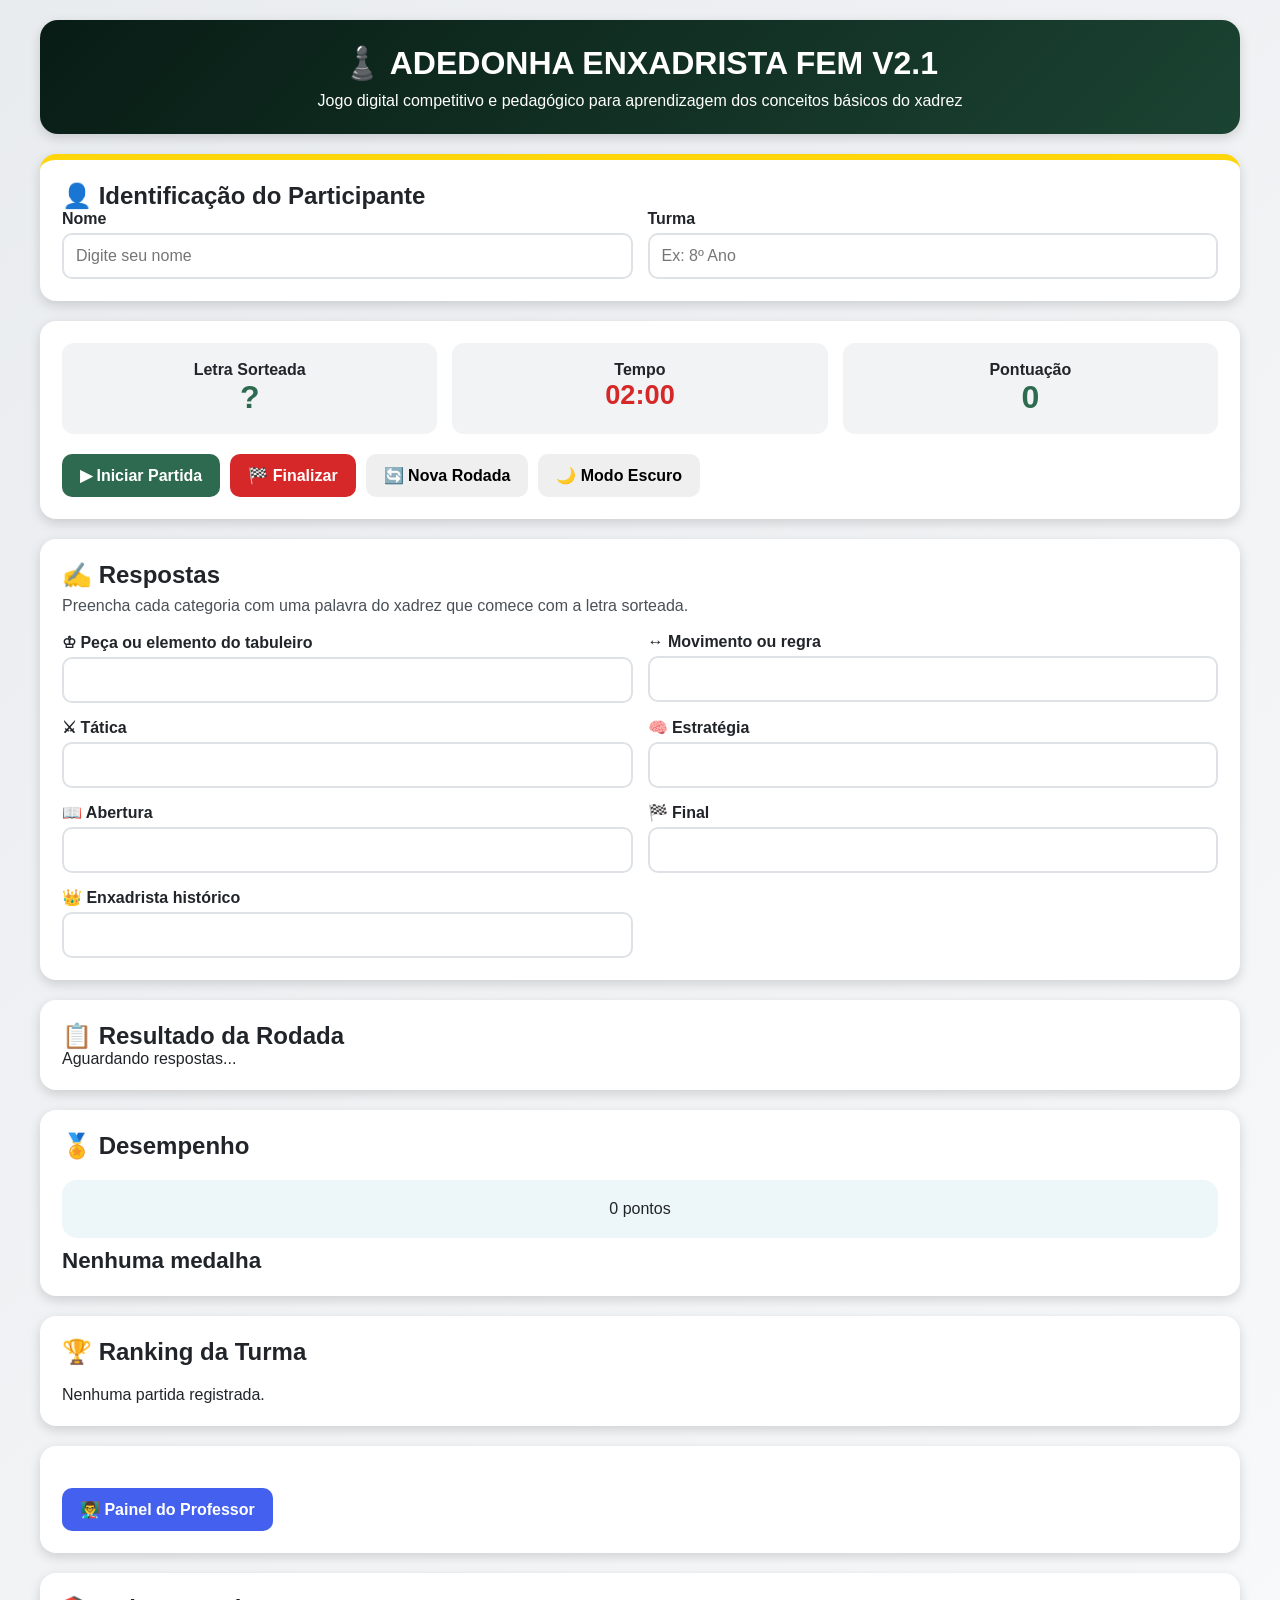
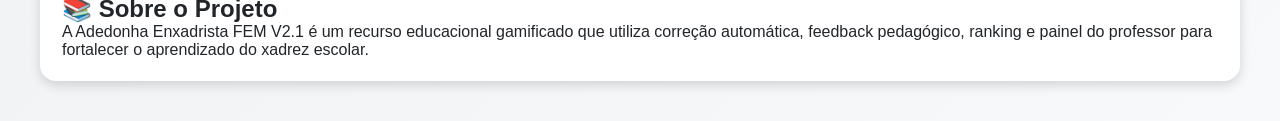
<file: index.html>
<!DOCTYPE html>
<html lang="pt-BR">
<head>
<meta charset="UTF-8">
<meta name="viewport" content="width=device-width, initial-scale=1.0">
<title>♟️ Adedonha Enxadrista FEM V2.1</title>
<link rel="stylesheet" href="styles.css">
<link rel="manifest" href="manifest.json">
<meta name="theme-color" content="#1b4332">
<link rel="apple-touch-icon" href="icon-192.png">
</head>
<body>
<div class="container">
<header>
<h1>♟️ ADEDONHA ENXADRISTA FEM V2.1</h1>
<p>Jogo digital competitivo e pedagógico para aprendizagem dos conceitos básicos do xadrez</p>
</header>

<section class="card destaque">
<h2>👤 Identificação do Participante</h2>
<div class="form-grid">
<div class="campo"><label>Nome</label><input type="text" id="nomeJogador" placeholder="Digite seu nome"></div>
<div class="campo"><label>Turma</label><input type="text" id="turmaJogador" placeholder="Ex: 8º Ano"></div>
</div>
</section>

<section class="card">
<div class="info-jogo">
<div class="info-box">Letra Sorteada<div class="letra-sorteada" id="letraSorteada">?</div></div>
<div class="info-box">Tempo<div class="cronometro" id="cronometro">02:00</div></div>
<div class="info-box">Pontuação<div class="letra-sorteada" id="pontuacaoAtual">0</div></div>
</div>
<div class="botoes">
<button class="btn-iniciar" onclick="iniciarPartida()">▶ Iniciar Partida</button>
<button class="btn-finalizar" onclick="finalizarPartida()">🏁 Finalizar</button>
<button onclick="reiniciarPartida()">🔄 Nova Rodada</button>
<button onclick="alternarModoEscuro()">🌙 Modo Escuro</button>
<button id="installBtn" style="display:none">📲 Instalar App</button>
</div>
</section>

<section class="card">
<h2>✍️ Respostas</h2>
<p class="orientacao">Preencha cada categoria com uma palavra do xadrez que comece com a letra sorteada.</p>
<div class="form-grid">
<div class="campo"><label>♔ Peça ou elemento do tabuleiro</label><input id="respostaPeca" autocomplete="off"></div>
<div class="campo"><label>↔ Movimento ou regra</label><input id="respostaMovimento" autocomplete="off"></div>
<div class="campo"><label>⚔ Tática</label><input id="respostaTatica" autocomplete="off"></div>
<div class="campo"><label>🧠 Estratégia</label><input id="respostaEstrategia" autocomplete="off"></div>
<div class="campo"><label>📖 Abertura</label><input id="respostaAbertura" autocomplete="off"></div>
<div class="campo"><label>🏁 Final</label><input id="respostaFinal" autocomplete="off"></div>
<div class="campo"><label>👑 Enxadrista histórico</label><input id="respostaEnxadrista" autocomplete="off"></div>
</div>
</section>

<section class="card campeao" id="telaCampeao" style="display:none"></section>

<section class="card">
<h2>📋 Resultado da Rodada</h2>
<div id="resultadoRodada">Aguardando respostas...</div>
</section>

<section class="card">
<h2>🏅 Desempenho</h2>
<div class="pontuacao" id="painelPontuacao">0 pontos</div>
<div class="medalha" id="medalhaJogador">Nenhuma medalha</div>
</section>

<section class="card">
<h2>🏆 Ranking da Turma</h2>
<div class="ranking" id="rankingTurma">Nenhuma partida registrada.</div>
</section>

<section class="card">
<div class="botoes">
<button class="btn-professor" onclick="abrirPainelProfessor()">👨‍🏫 Painel do Professor</button>
</div>
<div id="painelProfessor">
<h2>📊 Estatísticas da Turma</h2>
<div class="estatisticas">
<div class="estatistica-card"><h3 id="totalPartidas">0</h3><p>Partidas</p></div>
<div class="estatistica-card"><h3 id="mediaTurma">0</h3><p>Média</p></div>
<div class="estatistica-card"><h3 id="maiorPontuacao">0</h3><p>Maior Pontuação</p></div>
<div class="estatistica-card"><h3 id="participantes">0</h3><p>Participantes</p></div>
</div>
<h2>📈 Desempenho real por Categoria</h2>
<div id="estatisticasCategorias"></div>
<div class="botoes">
<button class="btn-exportar" onclick="exportarCSV()">📄 Exportar CSV</button>
<button class="btn-exportar" onclick="exportarJSON()">💾 Exportar JSON</button>
<button class="btn-finalizar" onclick="limparHistorico()">🗑 Limpar Histórico</button>
</div>
</div>
</section>

<section class="card">
<h2>📚 Sobre o Projeto</h2>
<p>A Adedonha Enxadrista FEM V2.1 é um recurso educacional gamificado que utiliza correção automática, feedback pedagógico, ranking e painel do professor para fortalecer o aprendizado do xadrez escolar.</p>
</section>
</div>

<script src="banco-termos.js"></script>
<script src="app.js"></script>
<script>
if ('serviceWorker' in navigator) {
  window.addEventListener('load', () => navigator.serviceWorker.register('service-worker.js'));
}
let deferredPrompt;
window.addEventListener('beforeinstallprompt', (e)=>{
  e.preventDefault();
  deferredPrompt = e;
  const btn = document.getElementById('installBtn');
  if(btn) btn.style.display = 'inline-block';
});
document.getElementById('installBtn')?.addEventListener('click', async ()=>{
  if(!deferredPrompt) return;
  deferredPrompt.prompt();
  await deferredPrompt.userChoice;
  deferredPrompt = null;
});
</script>
</body>
</html>
</file>
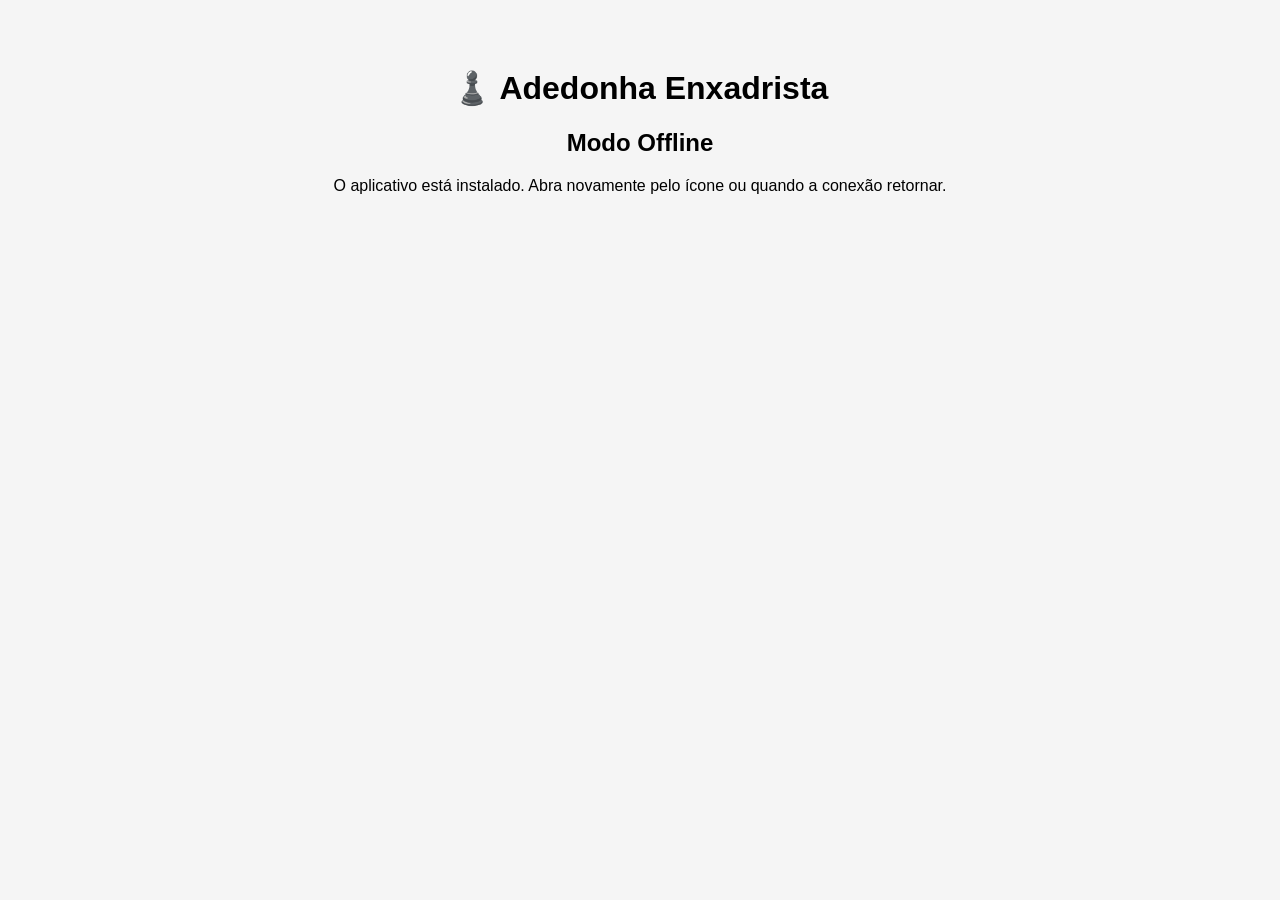
<file: offline.html>
<!DOCTYPE html><html lang="pt-BR"><head><meta charset="UTF-8"><meta name="viewport" content="width=device-width,initial-scale=1"><title>Offline</title><style>body{font-family:Arial;text-align:center;padding:40px;background:#f5f5f5}</style></head><body><h1>♟️ Adedonha Enxadrista</h1><h2>Modo Offline</h2><p>O aplicativo está instalado. Abra novamente pelo ícone ou quando a conexão retornar.</p></body></html>
</file>
<file: styles.css>
/* ADEDONHA ENXADRISTA FEM V2.1 */
:root{--cor-primaria:#1b4332;--cor-secundaria:#2d6a4f;--cor-destaque:#ffd60a;--cor-clara:#f8f9fa;--cor-escura:#212529;--cor-sucesso:#2ecc71;--cor-erro:#e63946;--cor-alerta:#ffb703;--sombra:0 4px 12px rgba(0,0,0,.15)}
*{margin:0;padding:0;box-sizing:border-box}
body{font-family:Arial,Helvetica,sans-serif;background:linear-gradient(135deg,#e9ecef,#f8f9fa);color:var(--cor-escura);min-height:100vh;padding:20px}
.container{max-width:1200px;margin:auto}
header{background:linear-gradient(135deg,#081c15,var(--cor-primaria));color:white;padding:24px;border-radius:18px;box-shadow:var(--sombra);margin-bottom:20px;text-align:center}
header h1{font-size:2rem;margin-bottom:10px}.card{background:white;padding:22px;border-radius:16px;box-shadow:var(--sombra);margin-bottom:20px}.destaque{border-top:6px solid var(--cor-destaque)}
.info-jogo{display:grid;grid-template-columns:repeat(auto-fit,minmax(180px,1fr));gap:15px;margin-bottom:20px}.info-box{background:#f1f3f5;padding:18px;border-radius:12px;text-align:center;font-weight:bold}.letra-sorteada{font-size:2rem;color:var(--cor-secundaria)}.cronometro{font-size:1.7rem;color:#d62828}
.form-grid{display:grid;grid-template-columns:1fr 1fr;gap:15px}.campo{display:flex;flex-direction:column}.campo label{font-weight:bold;margin-bottom:5px}.campo input{padding:12px;border:2px solid #dee2e6;border-radius:10px;font-size:1rem;transition:.3s}.campo input:focus{outline:none;border-color:var(--cor-secundaria);box-shadow:0 0 0 3px rgba(45,106,79,.12)}
.orientacao{margin:8px 0 18px;color:#495057}.botoes{display:flex;flex-wrap:wrap;gap:10px;margin-top:20px}button{border:none;cursor:pointer;padding:12px 18px;border-radius:10px;font-size:1rem;font-weight:bold;transition:.25s}.btn-iniciar{background:var(--cor-secundaria);color:white}.btn-finalizar{background:#d62828;color:white}.btn-professor{background:#4361ee;color:white}.btn-exportar{background:#ffb703;color:black}button:hover{transform:translateY(-2px);filter:brightness(.98)}
.feedback{margin-top:10px;padding:12px;border-left:5px solid #ccc;background:#fff;border-radius:8px}.correto{color:var(--cor-sucesso);font-weight:bold}.errado{color:var(--cor-erro);font-weight:bold}.aviso{color:#d97706;font-weight:bold}.pontuacao{margin-top:20px;padding:20px;background:#edf6f9;border-radius:15px;text-align:center}.pontuacao h2{font-size:2rem}.medalha{font-size:1.4rem;margin-top:10px;font-weight:bold}.bronze{color:#cd7f32}.prata{color:#909090}.ouro{color:#d4a300}.grandemestre{color:#ff8800}
.campeao{text-align:center;background:linear-gradient(135deg,#fff3bf,#ffffff);border:3px solid var(--cor-destaque)}.campeao h1{font-size:2.3rem;color:#7c4d00}.campeao .placar{font-size:2rem;font-weight:bold;margin:10px 0}
.ranking{margin-top:20px;overflow-x:auto}.ranking table{width:100%;border-collapse:collapse}.ranking th{background:var(--cor-secundaria);color:white;padding:10px}.ranking td{padding:10px;border-bottom:1px solid #ddd;text-align:center}
#painelProfessor{display:none;margin-top:20px}.estatisticas{display:grid;grid-template-columns:repeat(auto-fit,minmax(200px,1fr));gap:15px;margin:15px 0}.estatistica-card{background:white;padding:20px;border-radius:12px;box-shadow:var(--sombra);text-align:center}.estatistica-card h3{font-size:2rem;color:var(--cor-secundaria)}
.barra{height:28px;background:#dee2e6;border-radius:20px;overflow:hidden;margin:8px 0 15px}.barra-interna{height:100%;background:#2d6a4f;color:white;font-weight:bold;text-align:center;line-height:28px;min-width:38px}
.dark-mode{background:#121212;color:white}.dark-mode .card{background:#1e1e1e}.dark-mode input{background:#2c2c2c;color:white;border-color:#555}.dark-mode .feedback{background:#2c2c2c}.dark-mode .info-box{background:#2c2c2c}.dark-mode .pontuacao{background:#1f3030}.dark-mode .campeao{background:#2b2510}
@media(max-width:768px){body{padding:10px}.form-grid{grid-template-columns:1fr}header h1{font-size:1.45rem}.letra-sorteada{font-size:1.6rem}.botoes button{width:100%}}
</file>
